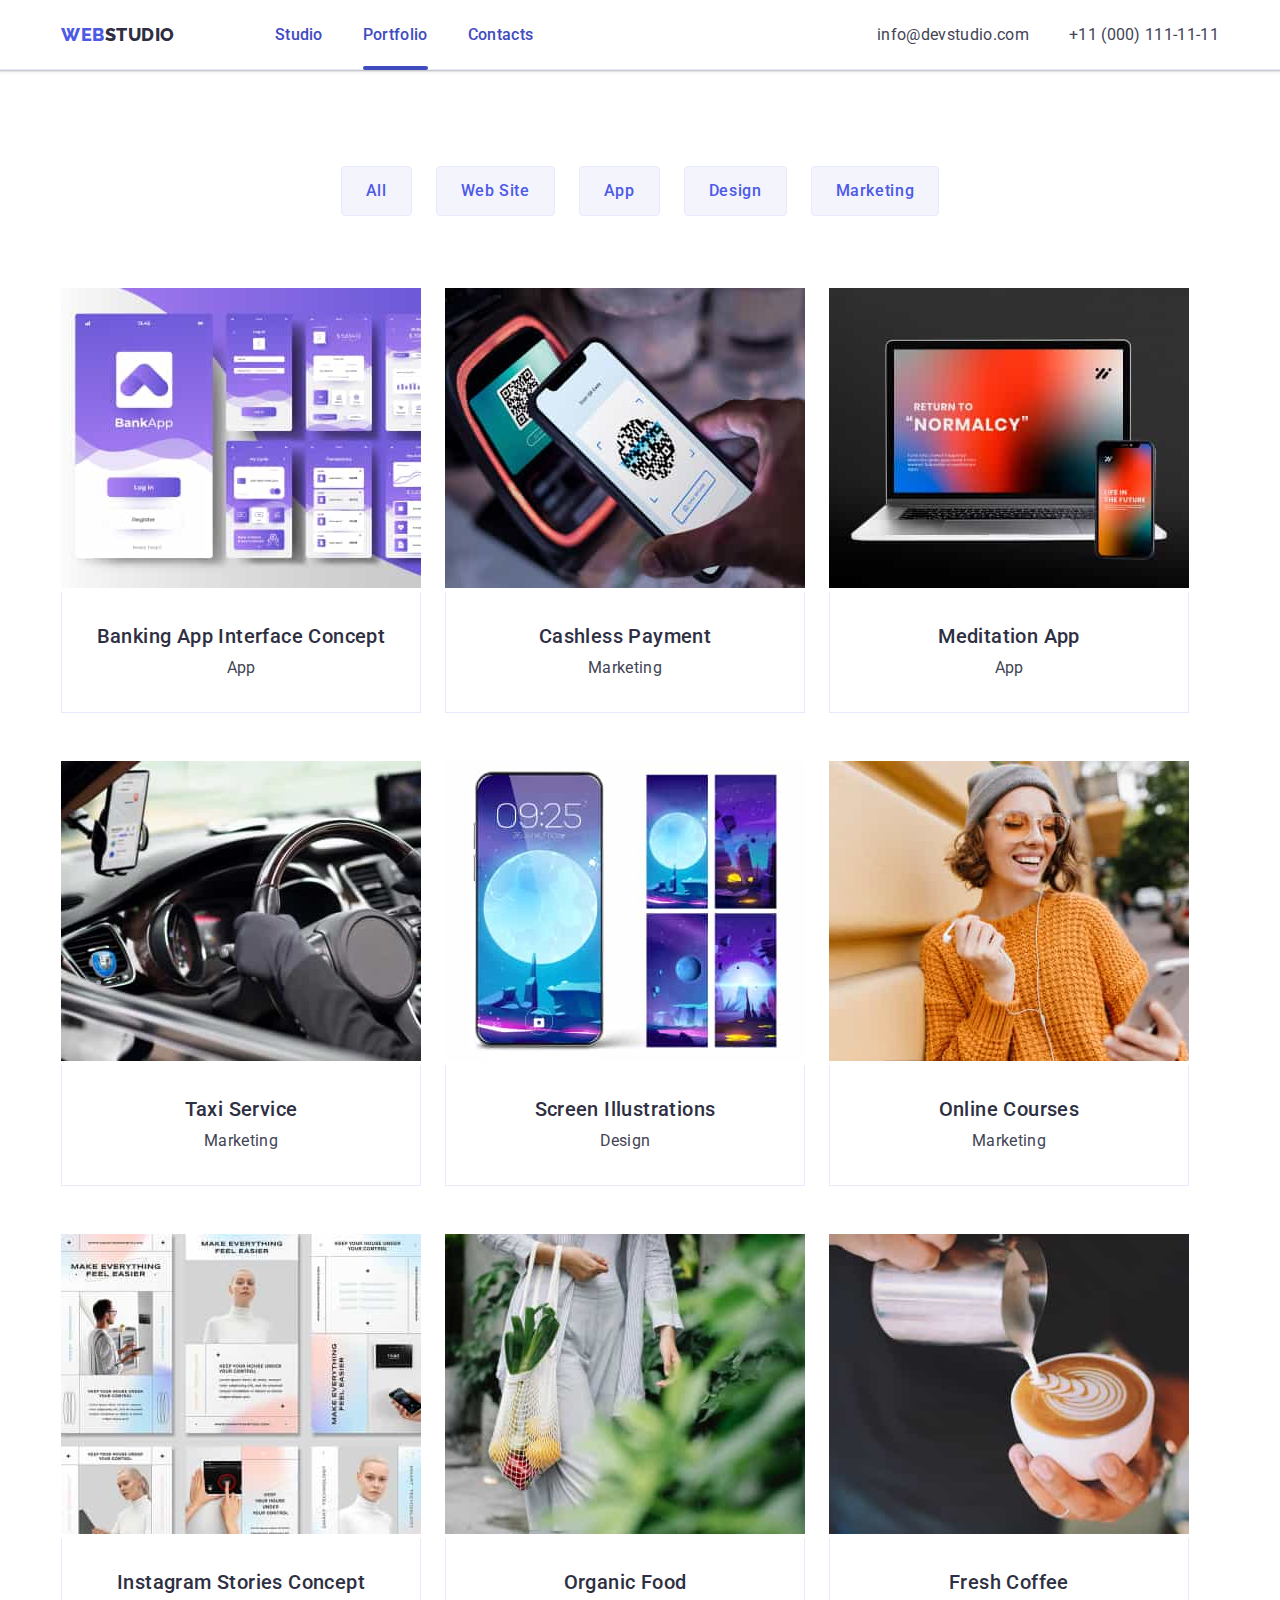
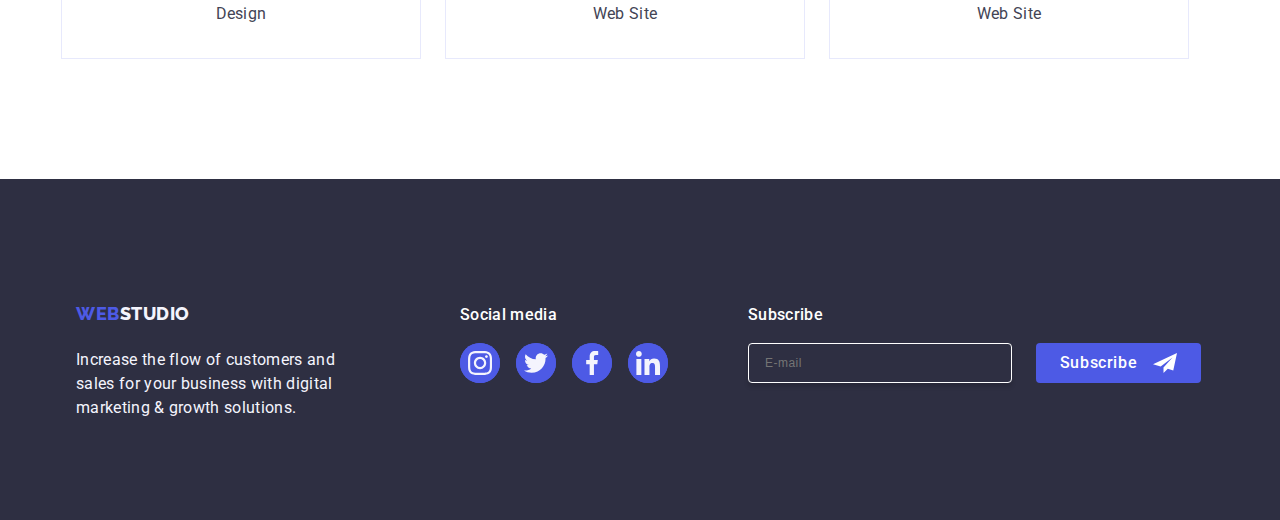
<file: portfolio.html>
<!DOCTYPE html>
<html lang="en">
  <head>
    <meta charset="UTF-8" />
    <meta name="viewport" content="width=device-width, initial-scale=1.0" />

    <link
      rel="stylesheet"
      href="https://cdnjs.cloudflare.com/ajax/libs/modern-normalize/2.0.0/modern-normalize.min.css"
      integrity="sha512-4xo8blKMVCiXpTaLzQSLSw3KFOVPWhm/TRtuPVc4WG6kUgjH6J03IBuG7JZPkcWMxJ5huwaBpOpnwYElP/m6wg=="
      crossorigin="anonymous"
      referrerpolicy="no-referrer"
    />

    <link rel="preconnect" href="https://fonts.googleapis.com" />
    <link rel="preconnect" href="https://fonts.gstatic.com" crossorigin />
    <link
      href="https://fonts.googleapis.com/css2?family=Raleway:wght@800&family=Roboto:wght@400;500&display=swap"
      rel="stylesheet"
    />
    <link rel="stylesheet" href="./css/styles.css" />
    <link rel="stylesheet" href="./css/hero-styles.css" />
    <link rel="stylesheet" href="./css/header-styles.css" />
    <link rel="stylesheet" href="./css/our-strenghts-styles.css" />
    <link rel="stylesheet" href="./css/what-are-we-doing-styles.css" />
    <link rel="stylesheet" href="./css/our-team-styles.css" />
    <link rel="stylesheet" href="./css/portfolio-styles.css" />
    <link rel="stylesheet" href="./css/customers-styles.css" />
    <link rel="stylesheet" href="./css/footer-styles.css" />
    <title>Portfolio</title>
  </head>

  <body>
    <!-- Header-->
    <header class="header">
      <div class="nav-flex container">
        <nav class="list nav-header">
          <a href="" class="logo-first-colour link"
            >Web<span class="logo-second-colour-header">Studio</span>
          </a>
          <ul class="list menu-nav">
            <li>
              <a class="nav-header-ul link" href="./index.html">Studio</a>
            </li>
            <li>
              <a  href="./portfolio.html" class="nav-header-ul link is-active"
                >Portfolio</a
              >
            </li>
            <li><a class="nav-header-ul link" href="">Contacts</a></li>
          </ul>
        </nav>
        <address class="address">
          <ul class="index-address-list">
            <li>
              <a class="contacts link" href="mailto:info@devstudio.com"
                >info@devstudio.com</a
              >
            </li>
            <li>
              <a class="contacts link" href="tel:+110001111111"
                >+11 (000) 111-11-11</a
              >
            </li>
          </ul>
        </address>
      </div>
    </header>

    <!-- Main-->
    <main>
      <section class="portfolio-section-main">
        <div class="container">
          <h1 class="visually-hidden">What we do</h1>
          <!-- Buttons Menu-->
          <ul class="portfolio-buttons-list">
            <li>
              <button type="button" class="buttons-nav buttons-text pointer">
                All
              </button>
            </li>
            <li>
              <button type="button" class="buttons-nav buttons-text pointer">
                Web Site
              </button>
            </li>
            <li>
              <button type="button" class="buttons-nav buttons-text pointer">
                App
              </button>
            </li>
            <li>
              <button type="button" class="buttons-nav buttons-text pointer">
                Design
              </button>
            </li>
            <li>
              <button type="button" class="buttons-nav buttons-text pointer">
                Marketing
              </button>
            </li>
          </ul>

          <!-- 1st Row of pictures on page-->
          <ul class="portfolio-images-list">
            <li class="portfolio-image">
              <a class="link portfolio-images-link" href="">
                <div class="box">
                  <img
                    width="360"
                    src="./images/banking-app-interface-concept.jpg"
                    alt="Banking App Interface Concep"
                  />
                    <p class="text-overlay">
                      14 Stylish and User-Friendly App Design Concepts · Task
                      Manager App · Calorie Tracker App · Exotic Fruit Ecommerce
                      App · Cloud Storage App
                    </p>
                </div>
                <div class="portfolio-image-container">
                  <h2 class="images-title-portfolio">
                    Banking App Interface Concept
                  </h2>
                  <p class="images-text">App</p>
                </div>
              </a>
            </li>

            <li class="portfolio-image">
              <a class="link portfolio-images-link" href="">
                <div class="box">
                  <img
                    width="360"
                    src="./images/cashless-payment.jpg"
                    alt="Cashless Payment"
                    class="img"
                  />
                    <p class="text-overlay">
                      14 Stylish and User-Friendly App Design Concepts · Task
                      Manager App · Calorie Tracker App · Exotic Fruit Ecommerce
                      App · Cloud Storage App
                    </p>
                </div>
                <div class="portfolio-image-container">
                  <h2 class="images-title-portfolio">Cashless Payment</h2>
                  <p class="images-text">Marketing</p>
                </div>
              </a>
            </li>

            <li class="portfolio-image">
              <a class="link portfolio-images-link" href="">
                <div class="box">
                  <img
                    width="360"
                    src="./images/meditaion-app.jpg"
                    alt="Meditation App"
                    class="img"
                  />
                    <p class="text-overlay">
                      14 Stylish and User-Friendly App Design Concepts · Task
                      Manager App · Calorie Tracker App · Exotic Fruit Ecommerce
                      App · Cloud Storage App
                    </p>
                </div>
                <div class="portfolio-image-container">
                  <h2 class="images-title-portfolio">Meditation App</h2>
                  <p class="images-text">App</p>
                </div>
              </a>
            </li>

            <!-- 2nd Row of pictures on page-->

            <li class="portfolio-image">
              <a class="link portfolio-images-link" href="">
                <div class="box">
                  <img
                    width="360"
                    src="./images/taxi-service.jpg"
                    alt="Taxi Service"
                    class="img"
                  />
                    <p class="text-overlay">
                      14 Stylish and User-Friendly App Design Concepts · Task
                      Manager App · Calorie Tracker App · Exotic Fruit Ecommerce
                      App · Cloud Storage App
                    </p>
                </div>
                <div class="portfolio-image-container">
                  <h2 class="images-title-portfolio">Taxi Service</h2>
                  <p class="images-text">Marketing</p>
                </div>
              </a>
            </li>

            <li class="portfolio-image">
              <a class="link portfolio-images-link" href="">
                <div class="box">
                  <img
                    width="360"
                    src="./images/screen-illustrations.jpg"
                    alt="Screen Illustrations"
                    class="img"
                  />
                    <p class="text-overlay">
                      14 Stylish and User-Friendly App Design Concepts · Task
                      Manager App · Calorie Tracker App · Exotic Fruit Ecommerce
                      App · Cloud Storage App
                    </p>
                </div>
                <div class="portfolio-image-container">
                  <h2 class="images-title-portfolio">Screen Illustrations</h2>
                  <p class="images-text">Design</p>
                </div>
              </a>
            </li>

            <li class="portfolio-image">
              <a class="link portfolio-images-link" href="">
                <div class="box">
                  <img
                    width="360"
                    src="./images/online-courses.jpg"
                    alt="Online Courses"
                    class="img"
                  />
                    <p class="text-overlay">
                      14 Stylish and User-Friendly App Design Concepts · Task
                      Manager App · Calorie Tracker App · Exotic Fruit Ecommerce
                      App · Cloud Storage App
                    </p>
                </div>
                <div class="portfolio-image-container">
                  <h2 class="images-title-portfolio">Online Courses</h2>
                  <p class="images-text">Marketing</p>
                </div>
              </a>
            </li>

            <!-- 3rd Row of pictures on page-->
            <li class="portfolio-image">
              <a class="link portfolio-images-link" href="">
                <div class="box">
                  <img
                    width="360"
                    src="./images/instagram-stories-concept.jpg"
                    alt="Instagram Stories Concept"
                    class="img"
                  />
                    <p class="text-overlay">
                      14 Stylish and User-Friendly App Design Concepts · Task
                      Manager App · Calorie Tracker App · Exotic Fruit Ecommerce
                      App · Cloud Storage App
                    </p>
                </div>
                <div class="portfolio-image-container">
                  <h2 class="images-title-portfolio">
                    Instagram Stories Concept
                  </h2>
                  <p class="images-text">Design</p>
                </div>
              </a>
            </li>

            <li class="portfolio-image">
              <a class="link portfolio-images-link" href="">
                <div class="box">
                  <img
                    width="360"
                    src="./images/organic-food.jpg"
                    alt="Organic Food"
                    class="img"
                  />
                    <p class="text-overlay">
                      14 Stylish and User-Friendly App Design Concepts · Task
                      Manager App · Calorie Tracker App · Exotic Fruit Ecommerce
                      App · Cloud Storage App
                    </p>
                </div>
                <div class="portfolio-image-container">
                  <h2 class="images-title-portfolio">Organic Food</h2>
                  <p class="images-text">Web Site</p>
                </div>
              </a>
            </li>

            <li class="portfolio-image">
              <a class="link portfolio-images-link" href="">
                <div class="box">
                  <img
                    width="360"
                    src="./images/fresh-coffee.jpg"
                    alt="Fresh Coffee"
                    class="img"
                  />
                    <p class="text-overlay">
                      14 Stylish and User-Friendly App Design Concepts · Task
                      Manager App · Calorie Tracker App · Exotic Fruit Ecommerce
                      App · Cloud Storage App
                    </p>
                </div>
                <div class="portfolio-image-container">
                  <h2 class="images-title-portfolio">Fresh Coffee</h2>
                  <p class="images-text">Web Site</p>
                </div>
              </a>
            </li>
          </ul>
        </div>
      </section>
    </main>

    <!--Footer Portfolio-->
    <footer class="index-footer">
      <div class="footer-container">
        <div class="footer-logo-and-text">
          <a class="logo-first-colour link" href="./index.html"
            >Web<span class="logo-second-colour-footer">Studio</span></a
          >
          <p class="footer-text">
            Increase the flow of customers and sales for your business with
            digital marketing & growth solutions.
          </p>
        </div>
        <div>
          <p class="footer-social-media">Social media</p>
          <ul class="footer-social-media-list">
            <li class="social-media-icons">
              <a href="" class="footer-social-media-link">
                <svg width="24" height="24" class="social-media-icons-svg">
                  <use href="./images/icons.svg#instagram" />
                </svg>
              </a>
            </li>
            <li class="social-media-icons">
              <a href="" class="footer-social-media-link">
                <svg width="24" height="24" class="social-media-icons-svg">
                  <use href="./images/icons.svg#twitter" />
                </svg>
              </a>
            </li>
            <li class="social-media-icons">
              <a href="" class="footer-social-media-link">
                <svg width="24" height="24" class="social-media-icons-svg">
                  <use href="./images/icons.svg#facebook" />
                </svg>
              </a>
            </li>
            <li class="social-media-icons">
              <a href="" class="footer-social-media-link">
                <svg width="24" height="24" class="social-media-icons-svg">
                  <use href="./images/icons.svg#linkedin" />
                </svg>
              </a>
            </li>
          </ul>
        </div>

<!-- Subscription section -->
<div class="form-subscribe">
  <p class="form-footer">Subscribe</p>
 <form action="" autocomplete="off" class="form-footer">
    <label for="name" class="footer-label">
      <input type="email" name="email" class="footer-form-entry-field" placeholder="E-mail" id="name">
    </label>
    <button type="submit" value="submit" class="footer-subscribe-button">Subscribe
      <svg width="24" height="24" class="subscribe-icon">
      <use href="./images/icons.svg#subscribe" />
      </svg>
    </button>
 </form>
</div>

      </div>
    </footer>
  </body>
</html>
</file>
<file: css/styles.css>
:root {
  --logo-blue-color: #4d5ae5;
  --logo-buttons-sectionfour-index-background-color: #f4f4fd;
  --logo-titles-color: #2e2f42;
  --background-page-color: #ffffff;
  --address-text-color: #434455;
  --header-buttom-border: #e7e9fc;
  --customer-color: #8e8f99;
  --NAVY-BLUE-modal: #2e2f4266;
}
/*settings for all elements*/

*,
*::before,
*::after {
  box-sizing: border-box;
}

* {
  margin: 0;
}

body {
  font-family: "Roboto", sans-serif;
  color: var(--address-text-color);
  background-color: var(--background-page-color);
}

/* CLASSES*/
/*Settings for Header */



.is-hidden {
  visibility: hidden;
  opacity: 0;
  pointer-events: none;
}

.list {
  list-style: none;
  display: flex;
  gap: 24px;
  padding: 0;
}

.link {
  text-decoration: none;
}

.link:hover {
  color: #404bbf;
}
.link:focus {
  color: #404bbf;
}

.nav-flex {
  display: flex;
  align-items: center;
  justify-content: space-between;
  gap: 40px;
}

.menu-nav {
  display: flex;
  gap: 40px;
  justify-content: space-between;
}

.section-three {
  padding-bottom: 120px;
}
.section-three-pictures {
  display: flex;
  gap: 24px;
}

.section-three-list {
  max-width: calc((100%-48px) / 3);
}


.social-media-list {
  list-style: none;
  display: flex;
  gap: 24px;
  text-align: center;
  justify-content: center;
  padding: 0px;
}
.social-media-list-item {
  max-width: 40px;
  height: 40px;
}
.social-media-icons {
  flex-shrink: 0;
  background-color: var(--logo-blue-color);
  border-radius: 50%;
  display: flex;
  justify-content: center;
  align-items: center;
  cursor: pointer;
  width: 40px;
  height: 40px;
  transition: background-color 250ms cubic-bezier(0.4, 0, 0.2, 1);
}

.social-media-icons:hover,
.social-media-icons:focus {
  background-color: #404bbf;
}

.social-media-icons-svg {
  fill: var(--logo-buttons-sectionfour-index-background-color);
}
/*Classes common to ALL the pages*/

.images-text {
  color: var(--address-text-color);
  font-size: 16px;
  font-style: normal;
  font-weight: 400;
  line-height: 1.5;
  letter-spacing: 0.32px;
  display: flex;
  justify-content: center;
}

.header {
  border-bottom: 1px solid #e7e9fc;
  box-shadow: 0px 2px 1px rgba(46, 47, 66, 0.08),
    0px 1px 1px rgba(46, 47, 66, 0.16), 0px 1px 6px rgba(46, 47, 66, 0.08);
}

.container {
  max-width: 1158px;
  margin: 0 auto;
  /* align-items: baseline; */
}

.nav-header {
  display: flex;
  align-items: center;
}

.nav-header-ul {
  font-weight: 500;
  font-size: 16px;
  line-height: 1.5;
  letter-spacing: 0.32px;
  color: var(--logo-titles-color);
  text-decoration: none;
  padding: 24px 0;
  position: relative;
  color: #404bbf;
  transition: color 250ms cubic-bezier(0.4, 0, 0.2, 1);
  
}

.is-active::after {
  content: "";
  width: 100%;
  position: absolute;
  left: 0;
  height: 4px;
  background-color: #404bbf;
  border-radius: 2px;
display: block;
  bottom: -2px;
}

.nav-header:hover {
  color: #404bbf;
}
.nav-header:focus {
  color: #404bbf;
}

/* Classes for Body */

.contacts {
  color: var(--address-text-color);
  font-size: 16px;
  font-style: normal;
  line-height: 1.5;
  letter-spacing: 0.32px;
  transition: color 250ms cubic-bezier(0.4, 0, 0.2, 1);
}

/* Classes for INDEX page*/

.images-title-index {
  font-weight: 500;
  font-size: 20px;
  line-height: 1.2;
  letter-spacing: 0.4px;
  color: var(--logo-titles-color);
  font-style: normal;
  background-color: #ffffffff;
  margin-bottom: 8px;
  text-align: center;
}

.images-text-index {
  text-align: center;
  font-size: 16px;
  font-style: normal;
  font-weight: 400;
  line-height: 1.5;
  letter-spacing: 0.32px;
  color: var(--address-text-color);
  margin-bottom: 8px;
}

.section-titles-index {
  font-size: 36px;
  line-height: 1.11;
  text-align: center;
  letter-spacing: 0.72px;
  text-transform: capitalize;
  color: var(--logo-titles-color);
  margin-bottom: 72px;
}

.footer-logo-and-text {
  margin-right: 120px;
}

.footer-social-media {
  color: var(--background-page-color);
  font-size: 16px;
  font-style: normal;
  font-weight: 500;
  line-height: 1.5;
  letter-spacing: 0.32px;
  margin-bottom: 16px;
}

.footer-social-media-list {
  gap: 16px;
  display: flex;
  list-style: none;
  padding: 0;
  margin-right: 80px;
}

.footer-social-media-link {
  width: 100%;
  height: 100%;
  background-color: var(--logo-blue-color);
  border-radius: 50%;
  display: flex;
  align-items: center;
  justify-content: center;
  transition: background-color 250ms cubic-bezier(0.4, 0, 0.2, 1);
}

.footer-social-media-link:hover,
.footer-social-media-link:focus {
  background-color: #31d0aa;
}

.footer-container {
  width: 1158px;
  margin: 0 auto;
  padding-left: 15px;
  padding-right: 15px;
  align-items: baseline;
  display: flex;
}




/* Classes for PORTFOLIO Page */

@media screen and (width <=1158px) {
  .list {
    list-style: none;
    display: flex;
    flex-wrap: wrap;
    gap: 24px;
    padding: 0;
  }


}
</file>
<file: css/hero-styles.css>
.hero-section {
    background-image: linear-gradient(
        rgba(46, 47, 66, 0.7),
        rgba(46, 47, 66, 0.7)
      ),
      url(../images/hero-background.jpeg);
    background-color: #2e2f42;
    background-repeat: no-repeat;
    background-size: cover;
    background-position: center;
    max-width: 1440px;
    height: 600px;
    padding: 188px 0;
    margin: auto;
    text-align: center;
  }
  
  .hero-title {
    font-size: 56px;
    line-height: 1.07;
    text-align: center;
    letter-spacing: 1.12px;
    color: var(--background-page-color);
    max-width: 496px;
    margin: 0 auto;
    margin-bottom: 48px;
  }
  
  .hero-button {
    background-color: var(--logo-blue-color);
    padding: 16px 32px;
    font-weight: 500;
    font-size: 16px;
    line-height: 1.5;
    letter-spacing: 0.04em;
    color: var(--background-page-color);
    font-family: "Roboto", sans-serif;
    align-items: flex-start;
    gap: 10px;
    display: block;
    min-width: 169px;
    height: 56px;
    border: none;
    border-radius: 4px;
    margin: 0 auto;
    text-align: center;
    transition: background-color 250ms cubic-bezier(0.4, 0, 0.2, 1);
  }
  
  .hero-button:hover,
  .hero-button:focus {
    background-color: #404bbf;
    border: 1px solid transparent;
    border-radius: 4px;
  }
  
  @media screen and (width <=1158px) {
    .hero-section{
      /* max-width: 768px; */
    height: 436px;
    }

    .section-three {
          display: none;
        }

    .container {
      max-width: 768px;
      max-height: 436px;
    }

  
  }

  @media screen and (width <=1158px) {

    .hero-title {
          max-width: 320px;
          font-size: 36px;
          line-height: 40px;
          letter-spacing: 0.72px;
          text-transform: capitalize;
        }
  
  }

  @media screen and (width <=768px) {
    .hero-section{
      flex-wrap: wrap;
    }

    .container{
      max-width: 468px;
    }

    .nav-flex{
      max-width: 468px;
      border-bottom: none;
    }

    .hero-title {
          max-width: 320px;
          font-size: 36px;
          line-height: 40px;
          letter-spacing: 0.72px;
          text-transform: capitalize;
        }
  
  }
</file>
<file: css/header-styles.css>
.logo-second-colour-header {
    color: var(--logo-titles-color);
    font-size: 18px;
    font-style: "Raleway", sans-serif;
    line-height: 1.17;
    letter-spacing: 0.54px;
    text-transform: uppercase;
    font-weight: 800px;
    font-family: "Raleway", sans-serif;
    padding: 24px 0;
    margin-right: 76px;
  }
  
  .logo-first-colour {
    font-weight: 800;
    font-size: 18px;
    line-height: 1.17;
    letter-spacing: 0.54px;
    color: var(--logo-blue-color);
    font-family: "Raleway", sans-serif;
    text-transform: uppercase;
    display: inline-block;
    padding: 24px 0;
    transition: background-color 250ms cubic-bezier(0.4, 0, 0.2, 1);
  }

  .address {
    font-style: normal;
    display: flex;
  }
  
  .index-address-list {
    list-style: none;
    display: flex;
    gap: 40px;
  }

  .btn-mobile-nav {
    display: none;
    cursor: pointer;

}

.icon-mobile-nav {

  height: 20px;
  width: 20px;
insta}

.navigation {

  display: none;
} 

.firstred {
  fill: var(--logo-titles-color);
 
}

  @media screen and (width <=1158px) {
    .index-address-list {
      list-style: none;
      display: block;
      gap: 40px;
    
  }

  .hero-button-mobile{
    display: none;
  }

  .is-active::after {
    bottom:-1px;
}

}

  @media screen and (width <=768px) {
    .header {

      /* padding: 24px; */
      /* position: relative; */
          }

    .hamburger-menu {
      fill: var(--logo-titles-color);

    }

    

    .menu-nav{
      display: none;
    }
    
    .address{
      display: none;
    }

    .btn-mobile-nav {

      display: block; 
      position: absolute;
      right: 16px;
      background-color: transparent;
      border: none;
      /* width: 32px;
      height: 22px; */
      flex-shrink: 0;
  }

  .navigation {
    position: fixed;
    top: 0;
    left: 0;
    z-index: 1000;
    display: flex;
    flex-direction: column;
    justify-content: space-between;
    width: 100%;
    height: 100%;
    padding: 80px 40px 40px;
    background-color: #ffffff;
    box-shadow: 0 2px 1px rgb(46 47 66 / 8%), 0 1px 1px rgb(46 47 66 / 16%),
        0 1px 6px rgb(46 47 66 / 8%);
    transform: translateX(100%);
    transition: transform 250ms cubic-bezier(0.4, 0, 0.2, 1);
    overflow-y: auto;
    }


    .navigation {

      display: block;
    } 
    
    .navigation.is-open {
      transform: translateX(0);
  }

  .close-btn {

    position: absolute;
        top: 40px;
        right: 40px;
        display: flex;
        align-items: center;
        justify-content: center;
        width: 24px;
        height: 24px;
        background-color: #e7e9fc;
        border: 1px solid rgb(0 0 0 / 10%);
        border-radius: 50%;
        transition: border 250ms cubic-bezier(0.4, 0, 0.2, 1), background-color 250ms cubic-bezier(0.4, 0, 0.2, 1), fill 250ms cubic-bezier(0.4, 0, 0.2, 1);
    
}

.address-container {

  display: flex;
      flex-direction: column;
      justify-content: space-between;
}

.btn-mobile-nav {
  display: flex;
  cursor: pointer;
}

.menu-nav-mobile{
display: block;
gap: 40px;
padding-bottom: 284px;
}

.nav-header-ul-mobile:hover {
  color: #404BBF;
}

.nav-header-ul-mobile{

color: var(--logo-titles-color);
font-family: Roboto;
font-size: 36px;
font-style: normal;
font-weight: 700;
letter-spacing:0.72px;
text-transform:capitalize;
padding: 20px 0px;
display: block;
}

.index-address-list-mobile{

}

.contacts-tel{
color: var(--logo-blue-color);
font-family: Roboto;
font-size: 36px;
font-style: normal;
font-weight: 700;
line-height: 40px; 
letter-spacing: 0.72px;
text-transform: capitalize;
}

.contacts-email{
  color: var(--address-text-color);
  font-family: Roboto;
  font-size: 20px;
  font-style: normal;
  font-weight: 500;
  line-height: 24px; 
  letter-spacing: 0.4px;
  padding: 0px 0px 35px 0px;
  display: block;
}

.instagr {
  width: 100%;
  height: 100%;
  background-color: var(--logo-blue-color);
  border-radius: 50%;
  display: flex;
  align-items: center;
  justify-content: center;
  gap: 24px;
  transition: background-color 250ms cubic-bezier(0.4, 0, 0.2, 1);
}

.insta {
  width: 40px;
  height: 40px;
}

.social-list {

  display: flex;
      gap: 24px;
      justify-content: space-between;
      max-width: 320px;
}

}
</file>
<file: css/our-strenghts-styles.css>
.our-strenghts-section {
    display: flex;
    flex-direction: column;
    justify-content: space-around;
    align-items: center;
    max-width: 1440px;
    height: 3200;
    gap: 24px;
    padding: 120px 0;
    margin: auto;
    text-align: center;
  }
  
  .our-strenghts-icons {
    display: flex;
    align-items: center;
    justify-content: center;
    max-width: 264px;
    height: 112px;
    background-color: var(--logo-buttons-sectionfour-index-background-color);
    border-radius: 4px;
    margin-bottom: 8px;
  }

  .section-two-list {
    max-width: 100%;
    min-width: 264px;
    gap: 24px;
  }
  
  
  @media screen and (width <=1158px) {
    .section-two-list {
      max-width: 100%;
      margin-bottom: 72px;
    }
    
    .our-strenghts-icons {
      display: none;
    }

    .our-strenghts{
      flex-wrap: wrap;
    }

    .our-strenghts-section .our-strenghts{
      flex-wrap: wrap;
    }

    .images-text-index{
    font-weight: 500;
    width: 356px;
    height: 72px;
    text-align: left;
    }

    .images-title-index{
    font-size: 36px;
    font-style: normal;
    font-weight: 700;
    line-height: 40px;
    letter-spacing: 0.72px;
    text-transform: capitalize;
    width: 356px;
    text-align: left;
    }
  }

  @media screen and (width <=1158px) {
   .images-text-index{
    text-align: center;
    font-weight: 500;
   }
  
   .images-title-index{
    text-align: center;
    display: flex;
    width: 356px;
    flex-direction: column;
    align-items: flex-start;
    gap: 8px;
    }

    .section-two-list {
      max-width: 100%;
      margin-bottom: 72px;
    }
  
  }

  @media screen and (width <=768px){
.container{
  max-height:fit-content;
 
}

.images-title-index{
  text-align: center;
  display: block;
  
}

.section-two-list {
  max-width: 100%;
  margin-bottom: 0px;
}

.our-strenghts-section{
  display: flex;
  align-self: stretch;
}

.our-strenghts{
  width: min-content;
}

  }
</file>
<file: css/what-are-we-doing-styles.css>
@media screen and (width <=1158px) {

    .section-three {
          display: none;
        }
  
  }
</file>
<file: css/our-team-styles.css>
.section-four-pictures {
    display: flex;
    justify-content: center;
    gap: 24px;
    fill: var(--logo-buttons-sectionfour-index-background-color);
  }

  .section-four-background {
    background-color: var(--logo-buttons-sectionfour-index-background-color);
    padding: 120px 0;
  }
  
  .section-four-pictures-background {
    background-color: #ffffffff;
    max-width: 264px;
    border-radius: 0px 0px 4px 4px;
    box-shadow: 0px 2px 1px 0px rgba(46, 47, 66, 0.08),
      0px 1px 1px 0px rgba(46, 47, 66, 0.16),
      0px 1px 6px 0px rgba(46, 47, 66, 0.08);
  }
  
  .img-section-four{
    width: 264px;
    height: 260px;
  }
  
  .team-member-card{
    width: 264px;
  }

  .section-four-pictures-padding {
    padding: 32px 0;
  }
  
  .images-title-index-team{
    text-align: center;
   }
   
   .images-text-index-team{
     text-align: center;
     margin-bottom: 8px ;
   }

@media screen and (width <=1158px) {
.container-our-team{
  width: 768px;
height: 1224px;
}

.section-four-background{
  /* max-width: 768px; */
  height: 1224px;
  margin: auto;
}

  }

  @media screen and (width <=768px){
    .container-our-team{
      max-width: 468px;
    }
    .section-four-background{
      height: 2232px;
      /* max-width: 468px; */
    }
  }
</file>
<file: css/portfolio-styles.css>
.portfolio-header {
    display: flex;
  }
  
  .box {
    position: relative;
    overflow: hidden;
    transition: color 250ms cubic-bezier(0.4, 0, 0.2, 1),
      background-color 250ms cubic-bezier(0.4, 0, 0.2, 1),
      border-color 250ms cubic-bezier(0.4, 0, 0.2, 1),
      box-shadow 250ms cubic-bezier(0.4, 0, 0.2, 1);
  }
  
  .text-overlay {
    color: var(--logo-buttons-sectionfour-index-background-color);
    width: 100%;
    position: absolute;
    top: 0;
    left: 0;
    height: 100%;
    line-height: 1.5;
    letter-spacing: 0.02em;
    padding: 40px 32px;
    background-color: #4d5ae5;
    opacity: 0.9;
  transform: translateY(100%);
  transition: transform 250ms cubic-bezier(0.4, 0,0.2, 1);
  }
  
  .box:hover .text-overlay {
    transform: translateY(0%);
    transition: transform 250ms ease;
  }
  
  .box:focus .text-overlay {
    transform: translateY(0%);
    transition: transform 250ms ease;
  }
  
  .images-title-portfolio {
    font-weight: 500;
    font-size: 20px;
    line-height: 1.2;
    letter-spacing: 0.4px;
    color: var(--logo-titles-color);
    text-align: center;
    font-style: normal;
    margin-bottom: 8px;
  }

  .portfolio-footer {
    background-color: var(--logo-titles-color);
    padding: 100px 0;
    display: flex;
  }
  
  .portfolio-section-main {
    padding: 96px 0 120px 0;
  }
  
  .portfolio-buttons-list {
    display: flex;
    justify-content: center;
    gap: 24px;
    margin-bottom: 72px;
    list-style: none;
    padding: 0;
  }

  
.portfolio-images-link {
    display: block;
    transition: box-shadow 250ms cubic-bezier(0.4, 0, 0.2, 1);
  }
  
  .portfolio-images-link:hover,
  .portfolio-images-link:focus {
    box-shadow: 1px 6px rgba(46, 47, 66, 0.08), 0px 1px 1px rgba(46, 47, 66, 0.16),
      0px 2px 1px rgba(46, 47, 66, 0.08);
    transform: translateY(0%);
  }
  
  .portfolio-images-list {
    display: flex;
    flex-wrap: wrap;
    column-gap: 24px;
    row-gap: 48px;
    list-style: none;
    padding: 0;
  }
  
  .portfolio-image {
    flex-basis: calc(100%-48px) / 3;
  }
  
  .portfolio-image-container {
    padding: 32px 16px;
    border: 1px solid #e7e9fc;
    border-top: none;
  }

  
.footer-text {
  color: #f4f4fd;
  font-size: 16px;
  font-style: normal;
  font-weight: 400;
  line-height: 1.5;
  letter-spacing: 0.32px;
  max-width: 264px;
}

.index-footer {
  padding: 100px 0;
  background-color: #2e2f42;
  padding: 100px 0;
}

.buttons-nav {
  border-radius: 4px;
  transition: color 250ms cubic-bezier(0.4, 0, 0.2, 1),
    background-color 250ms cubic-bezier(0.4, 0, 0.2, 1),
    border-color 250ms cubic-bezier(0.4, 0, 0.2, 1),
    box-shadow 250ms cubic-bezier(0.4, 0, 0.2, 1);
}

.buttons-nav:hover {
  background-color: #404bbf;
  border: none;
  color: #ffffffff;
  border: 1px solid transparent;
  box-shadow: 0px 2px 2px 0px rgba(0, 0, 0, 0.12),
    0px 2px 1px 0px rgba(0, 0, 0, 0.08), 0px 3px 1px 0px rgba(0, 0, 0, 0.1);
}

.buttons-nav:focus {
  background-color: #404bbf;
  border: none;
  color: #ffffffff;
  border: 1px solid transparent;
  box-shadow: 0px 2px 2px 0px rgba(0, 0, 0, 0.12),
    0px 2px 1px 0px rgba(0, 0, 0, 0.08), 0px 3px 1px 0px rgba(0, 0, 0, 0.1);
}
.pointer {
  cursor: pointer;
}

.buttons-text {
  color: var(--logo-blue-color);
  border: none;
  font-weight: 500;
  font-size: 16px;
  line-height: 1.5;
  letter-spacing: 0.64px;
  font-family: "Roboto", sans-serif;
  background-color: var(--logo-buttons-sectionfour-index-background-color);
  padding: 12px 24px;
  border: 1px solid var(--header-buttom-border);
}

.header-list {
  display: flex;
  gap: 40px;
}

.visually-hidden {
  position: absolute;
  width: 1px;
  height: 1px;
  margin: -1px;
  border: 0;
  padding: 0;
  white-space: nowrap;
  clip-path: inset(100%);
  clip: rect(0 0 0 0);
  overflow: hidden;
}

.form-footer{
background-color: var(--logo-titles-color);
display: flex;
margin-bottom: 16px;
gap: 24px;
}

.footer-label{
gap:24px;
}

.form-subscribe{
  color:#FFF;
  font-family: Roboto;
  font-size: 16px;
  font-weight: 500;
  line-height:1.5;
  letter-spacing: 0.32px;
  margin-bottom: 16px;
}

.footer-subscribe-button{
  min-width: 165px;
  height: 40px;
display: flex;
justify-content: center;
align-items: center;
font-family: "Roboto", sans-serif;
font-size: 16px;
font-weight: 500;
line-height: 1.50;
letter-spacing: 0.64px;
color:  #FFF;
cursor: pointer;
background: var(--logo-blue-color);
border: none;
border-radius: 4px;
}

.subscribe-icon{
  margin-left: 16px;
}

.footer-form-entry-field{
  width: 264px;
  height: 40px;
  line-height: 1.5;
  letter-spacing: 0.04em;
 color: #ffffff;
  border-radius: 4px;
border: 1px solid #FFF;
font-size: 12px;
padding-left: 16px;
box-shadow: 0px 4px 4px 0px rgba(0, 0, 0, 0.15);
background-color: transparent;

}
</file>
<file: css/customers-styles.css>
.customer-container{
  max-width: 1158px;
  margin: 0 auto;
  padding-left: 15px;
  padding-right: 15px;
  align-items: baseline;
}

.customer-section {
    padding-top: 120px;
    padding-bottom: 120px;
  }
  
  .customer-title {
    color: var(--logo-titles-color);
    text-align: center;
    font-size: 36px;
    font-style: normal;
    font-weight: 700;
    line-height: 1.11;
    letter-spacing: 0.72px;
    text-transform: capitalize;
    margin-bottom: 72px;
  }
  
  .customer-list {
    display: flex;
    gap: 24px;
    list-style: none;
  }
  
  .customer-card {
    width: 168px;
    height: 88px;
  }
  
  .customer-card-link {
    width: 100%;
    height: 100%;
    border-radius: 4px;
    border: 1px solid var(--LIGHT-SLATE, #8e8f99);
    display: flex;
    align-items: center;
    justify-content: center;
    color: var(--customer-color);
    transition: border-color 250ms cubic-bezier(0.4, 0, 0.2, 1),
      color 250ms cubic-bezier(0.4, 0, 0.2, 1);
  }
  .customer-card-link:hover,
  .customer-card-link:focus {
    border-color: #404bbf;
    color: #404bbf;
  }
  
  .customer-logo {
    width: 104px;
    height: 56px;
    fill: currentColor;
  }
  
  .customer-logo:hover,
  .customer-logo:focus {
    fill: #404bbf;
  }
  


@media screen and (width <=1158px) {

  .customer-container{
    max-width: 768px;
  }
    .customer-section {
        margin: auto;
        gap: 96px;
    }
   
    .customer-section .customer-list{
      flex-wrap: wrap;
      max-width: 100%;
      justify-content: center;
      align-items: center;
    }

    .customer-list{
      padding: 0px 0px;
    }

    .customer-card{
      margin-bottom: 72px;
      fill: #8E8F99;
      border-color: #8E8F99;
    }
   }

   @media screen and (width <=768px){
    .customer-container{
      max-width: 468px;
    }

    .customer-container {
      padding: 0px;
    }

    .customer-list {
      gap:16px;
   }

   .customer-card{
    width: 190px;
height: 88px;

   }
  }
</file>
<file: css/footer-styles.css>
.logo-second-colour-footer {
    color: var(--logo-buttons-sectionfour-index-background-color);
    font-size: 18px;
    font-style: "Raleway", sans-serif;
    line-height: 1.17;
    letter-spacing: 0.54px;
    text-transform: uppercase;
    font-weight: 800px;
  }

  .footer-tablet{
    display:flex;
   
  }

  @media screen and (width <=1158px) {
  .index-footer {
    /* max-width: 768px; */
    margin:auto;
  }
  .footer-container {
    max-width: 768px;
    display: inline-block;
  }

  .footer-social-media{
    padding: 16px;
  }

  .footer-logo-and-text {
    margin-right:24px;
    margin-left: -45px;
  }

  .footer-tablet{
    display:flex;
    justify-content: center;
    margin-bottom: 72px;
    margin-left: 108px;
  }
  
  .form-subscribe{
    display: block;
    margin-left: 108px;
  }

  .footer-text {
    width: 264px;
  }
}

@media screen and (width <=768px){
  .index-footer {
    display: flex;
    flex-wrap: wrap;
}

.footer-logo-and-text {
  margin-right:0;
  margin-left: 0;
}
  .footer-container{
    display: flex;
    flex-wrap: wrap;
    justify-content: center;
  }

  .footer-social-media{
    display: flex;
    justify-content: center;
  }

  .footer-social-media-list{
    margin-right:0px;
    display: flex;
    flex-wrap: wrap;
  }

  .footer-tablet {
    display: flex;
    flex-direction: column;
    margin-left: 0px;
}
.form-footer {
  display: block;
  font-size: 16px;
  margin: auto;
  margin-bottom: 16px;
}

.form-subscribe{
  display: flex;
  margin-left: 0px;
  flex-direction: column;
  }

  .footer-text{
  margin-bottom: 72px;
  }

  .footer-form-entry-field {
 width: 428px;
}

.footer-subscribe-button {
  margin:auto;
  margin-top: 16px;
}
}
</file>
